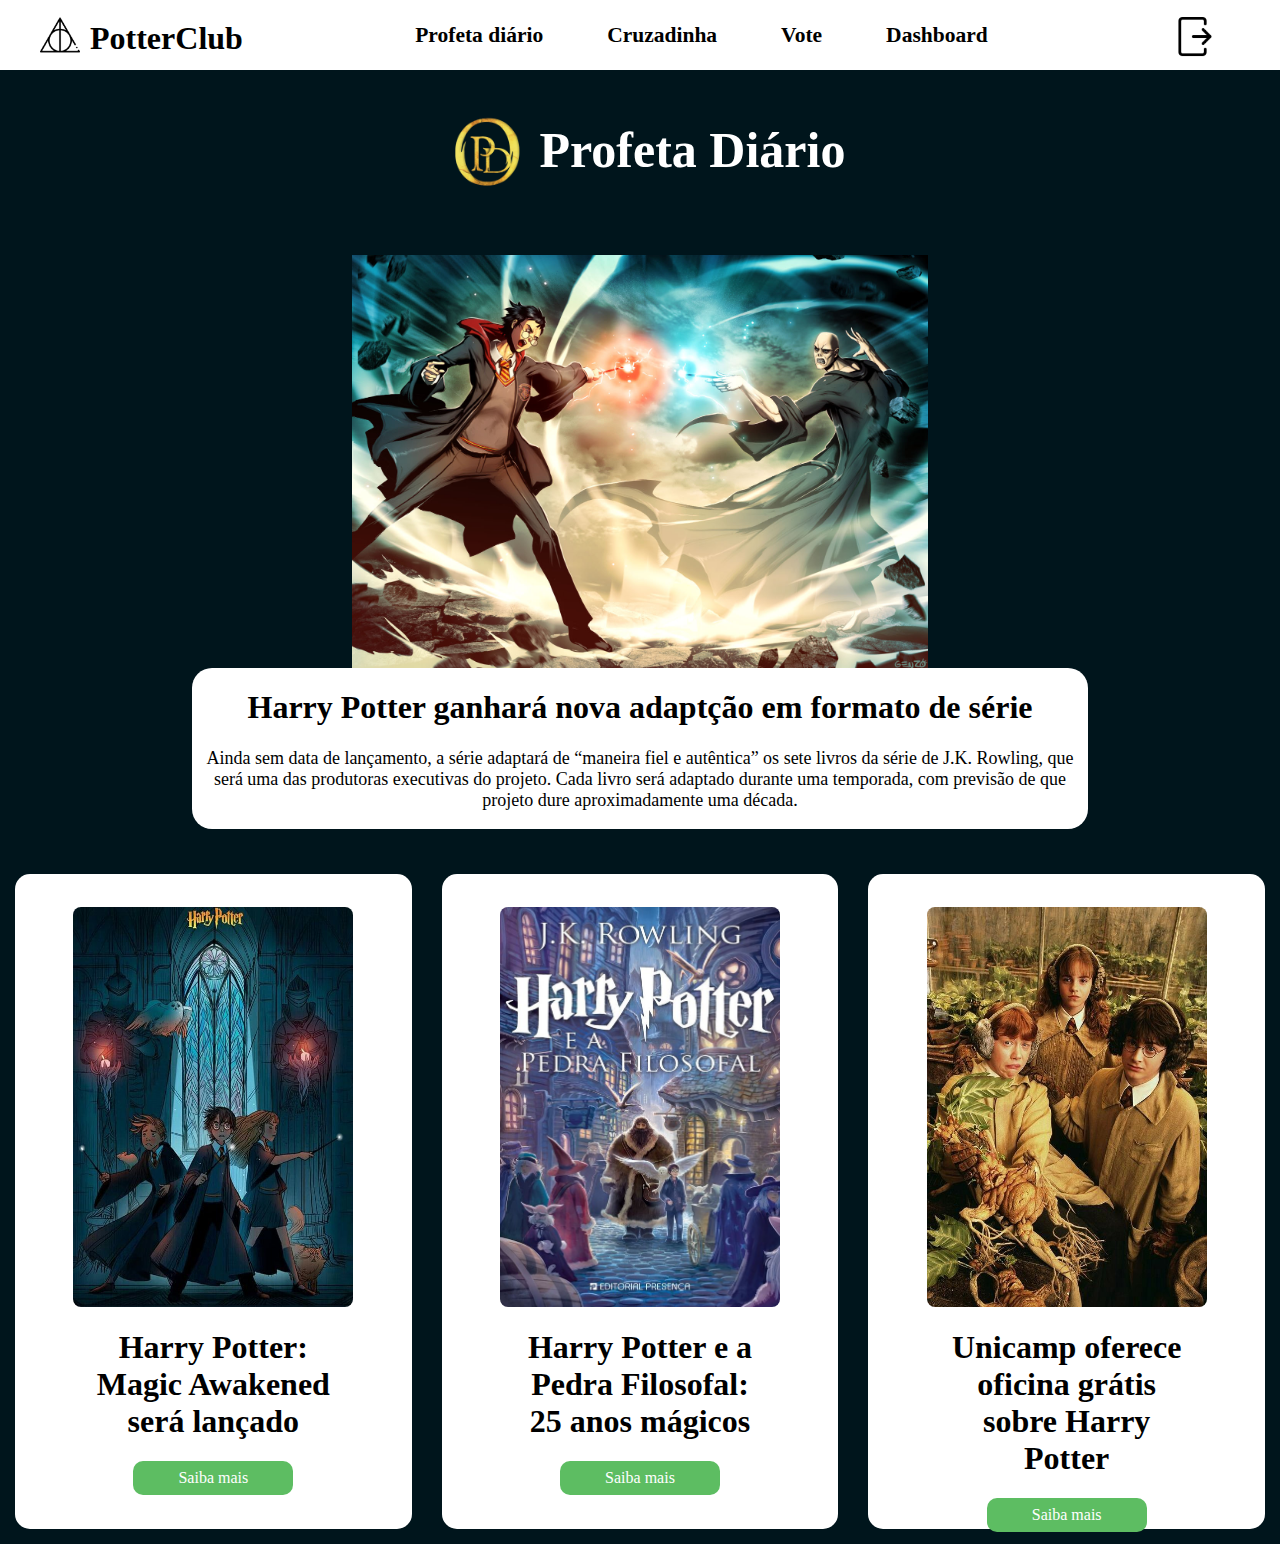
<file: Projeto_Individual/site/public/profetaDiario.html>
<!DOCTYPE html>
<html lang="en">
<head>
    <meta charset="UTF-8">
    <meta http-equiv="X-UA-Compatible" content="IE=edge">
    <meta name="viewport" content="width=device-width, initial-scale=1.0">
    <link rel="stylesheet" href="./styles/profetaDiario.css">
    <title>PotterClub</title>
    <link rel="shortcut icon" href="img/reliquias-da-morte.png" type="image/x-icon">
</head>
<body>

    <div class="corpo">
        <nav id="inicial">
            <div class="logo">
                <img src="img/reliquias-da-morte.png" alt="logo">
                <h1>PotterClub</h1>
            </div>
            <ul>
                <li><a href="profetaDiario.html">Profeta diário</a></li>
                <li><a href="cruzadinha.html">Cruzadinha</a></li>
                <li><a href="votacao.html">Vote</a></li>
                <li><a href="dashboard.html">Dashboard</a></li>
            </ul>
            <div class="imgEntrar">
                <a href="index.html"><img src="img/sair.png" alt="entrar"></a>
            </div>
        </nav>


            <div class="titulos">
                <div class="tituloPrincipal">
                    <img src="./img/profetaD-removebg-preview.png" alt="">
                    <h1>Profeta Diário</h1>
                </div>
            </div>

            <div class="containerNoticias">

                <div class="primeiraNoticia">
                    <img src="./img/noticiaP.jpg" alt="primeira noticia">
                    <div class="informacoes">
                        <h1>Harry Potter ganhará nova adaptção em formato de série</h1>
                        <p>Ainda sem data de lançamento, a série adaptará de “maneira fiel e autêntica” os sete livros 
                            da série de J.K. Rowling, que será uma das produtoras executivas do projeto. Cada livro será adaptado durante uma temporada, com previsão de que projeto dure aproximadamente uma década.</p>
                    </div>
                </div>

                <div class="linhaNoticias">

                    <div class="linha">
                       <img src="./img/magicN2.jpg">
                       <div class="informacoes">
                            <h1>Harry Potter: Magic Awakened será lançado</h1>
                            <!-- <p>Notícias maravilhosas hoje para os fãs da Portkey Games que estão amando as ofertas do Wizarding World até agora. Neste verão, o jogo móvel de sucesso na China continental, Harry Potter: Magic Awakened, será lançado em todo o mundo.</p> -->
                            <div class="botao">
                                <a href="https://mmorpgbr.com.br/warner-bros-games-confirma-lancamento-global-de-harry-potter-magic-awakened-no-verao-inverno-no-hemisferio-sul/"><button>Saiba mais</button></a>
                            </div>
                       </div> 
                    </div>

                    <div class="linha">
                        <img src="./img/pedraFilosofal.jpg">
                        <div class="informacoes">
                            <h1>Harry Potter e a Pedra Filosofal: 25 anos mágicos</h1>
                            <!-- <p>este ano, a editora americana Scholastic comemora 25 anos desde que o primeiro livro de Harry Potter foi publicado do outro lado do oceano.</p> -->
                            <div class="botao">
                                <a href="https://forbes.com.br/forbeslife/2022/06/harry-potter-e-a-pedra-filosofal-comemora-25-anos-magicos/"><button>Saiba mais</button></a>
                            </div>
                        </div>
                    </div>

                    <div class="linha">
                        <img src="./img/noticia3.jpg">
                        <div class="informacoes">
                            <h1>Unicamp oferece oficina grátis sobre Harry Potter</h1>
                            <!-- <p>A Universidade Estadual de Campinas (Unicamp) oferecerá um Clube de Leitura e Cinema inspirado nas quatro primeiras histórias da série Harry Potter.Os nove encontros, que acontecem a cada duas semanas entre 14/03 e 27/06 contarão com apresentação do Mundo Bruxo e discussão de cada um dos quatro primeiros livros e filmes da série.</p> -->
                            <div class="botao">
                                <a href="https://potterish.com/unicamp-harry-potter-2023/"><button>Saiba mais</button></a>
                            </div>
                        </div>
                    </div>

                </div>

            </div>
    </div>
    
</body>
</html>
</file>
<file: Projeto_Individual/site/public/styles/profetaDiario.css>
*{
    font-family: 'Habibi', serif;
}
.corpo{
    height: 100vh;
    width: 100%;
}

body{
    margin: 0;
    padding: 0;
    background-color: #00151C;
    display: flex;
    flex-direction: column ;
}

::-webkit-scrollbar{
    width: 5px;
}
::-webkit-scrollbar-thumb{
    background-color: white;
}

html {
    scroll-behavior: smooth;
  }

  nav .logo img{
    width: 40px;
    padding: 40px;
    padding-right: 10px;
}

.logo h1{
    margin-top: 45px;
}

.logo{
    display: flex;
    flex-direction: row;
}

nav{
    display: flex;
    align-items: center;
    justify-content: space-between;
    background-color: white;
    height: 70px;
    position: static;
}

nav ul li{
    list-style-type: none;
    display: inline-block;
    font-size: 21.5px;
    padding: 30px;
    font-weight: bold;
}
nav ul li a{
    text-decoration: none;
    color: black;
}

nav ul li:hover{
    font-size: 30px;
    transition: .5s;
}


.imgEntrar img{
    width: 45px;
    margin-right: 15px;
    margin-top: 6px;
    padding: 50px;
}


/* CONTAINER NOTICIAS */


/* configurando o titulo */
.titulos h1{
    color: white;
    font-size: 50px;
    margin-top: 50px;
}
.titulos h2{
    color: white;
    font-size: 30px;
}
.titulos{
    display: flex;
    flex-direction: column;
    text-align: center;
    line-height: 1px;
    margin-top: 30px;
}
.tituloPrincipal{
    display: flex;
    flex-direction: row;
    justify-content: center;
}
.tituloPrincipal img{
    width: 105;
    height: 105px;
}
  

/* configurando noticias */

.containerNoticias{
    display: flex;
    justify-content: center;
    align-items: center;
    flex-direction: column;
    margin-top: 50px;
}

.primeiraNoticia img{
    width: 45%;
    height: 45%;
}

.primeiraNoticia{
    display: flex;
    flex-direction: column;
    align-items: center;
}

.informacoes{
    background-color: white;
    width: 70%;
    height: 30%;
    border-radius: 20px;
}

.informacoes h1{
    text-align: center;
}
.informacoes p{
    text-align: center;
    font-size: 18px;
    overflow: hidden;
}



.linhaNoticias{
    display: flex;
    flex-direction: row;
    margin-top: 30px;
    justify-content: space-between;
    width: 100%;
}
.linhaNoticias img{
    width: 280px;
    height: 400px;
    border-radius: 8px;
}
.linhasNoticias h1{
    text-align: center;
}
.linhaNoticias p{
    text-align: center;
    font-size: 18px;
}

.linha{
    background-color: white;
    border-radius: 15px;
    margin: 15px;
    width: 100%;
    display: flex;
    flex-direction: column;
    justify-content: center;
    align-items: center;
    padding: 15px;
}

.botao{
    display: flex;
    justify-content: center;
}

button {
 background: rgb(93, 189, 98);
 border: none;
 border-radius: 10px;
 padding: .5rem;
 font-size: 1rem;
 width: 10em;
 color: white;
 cursor: pointer;
}


button:hover:not(:disabled) {
 opacity: .6;
 color: white;
}
</file>
